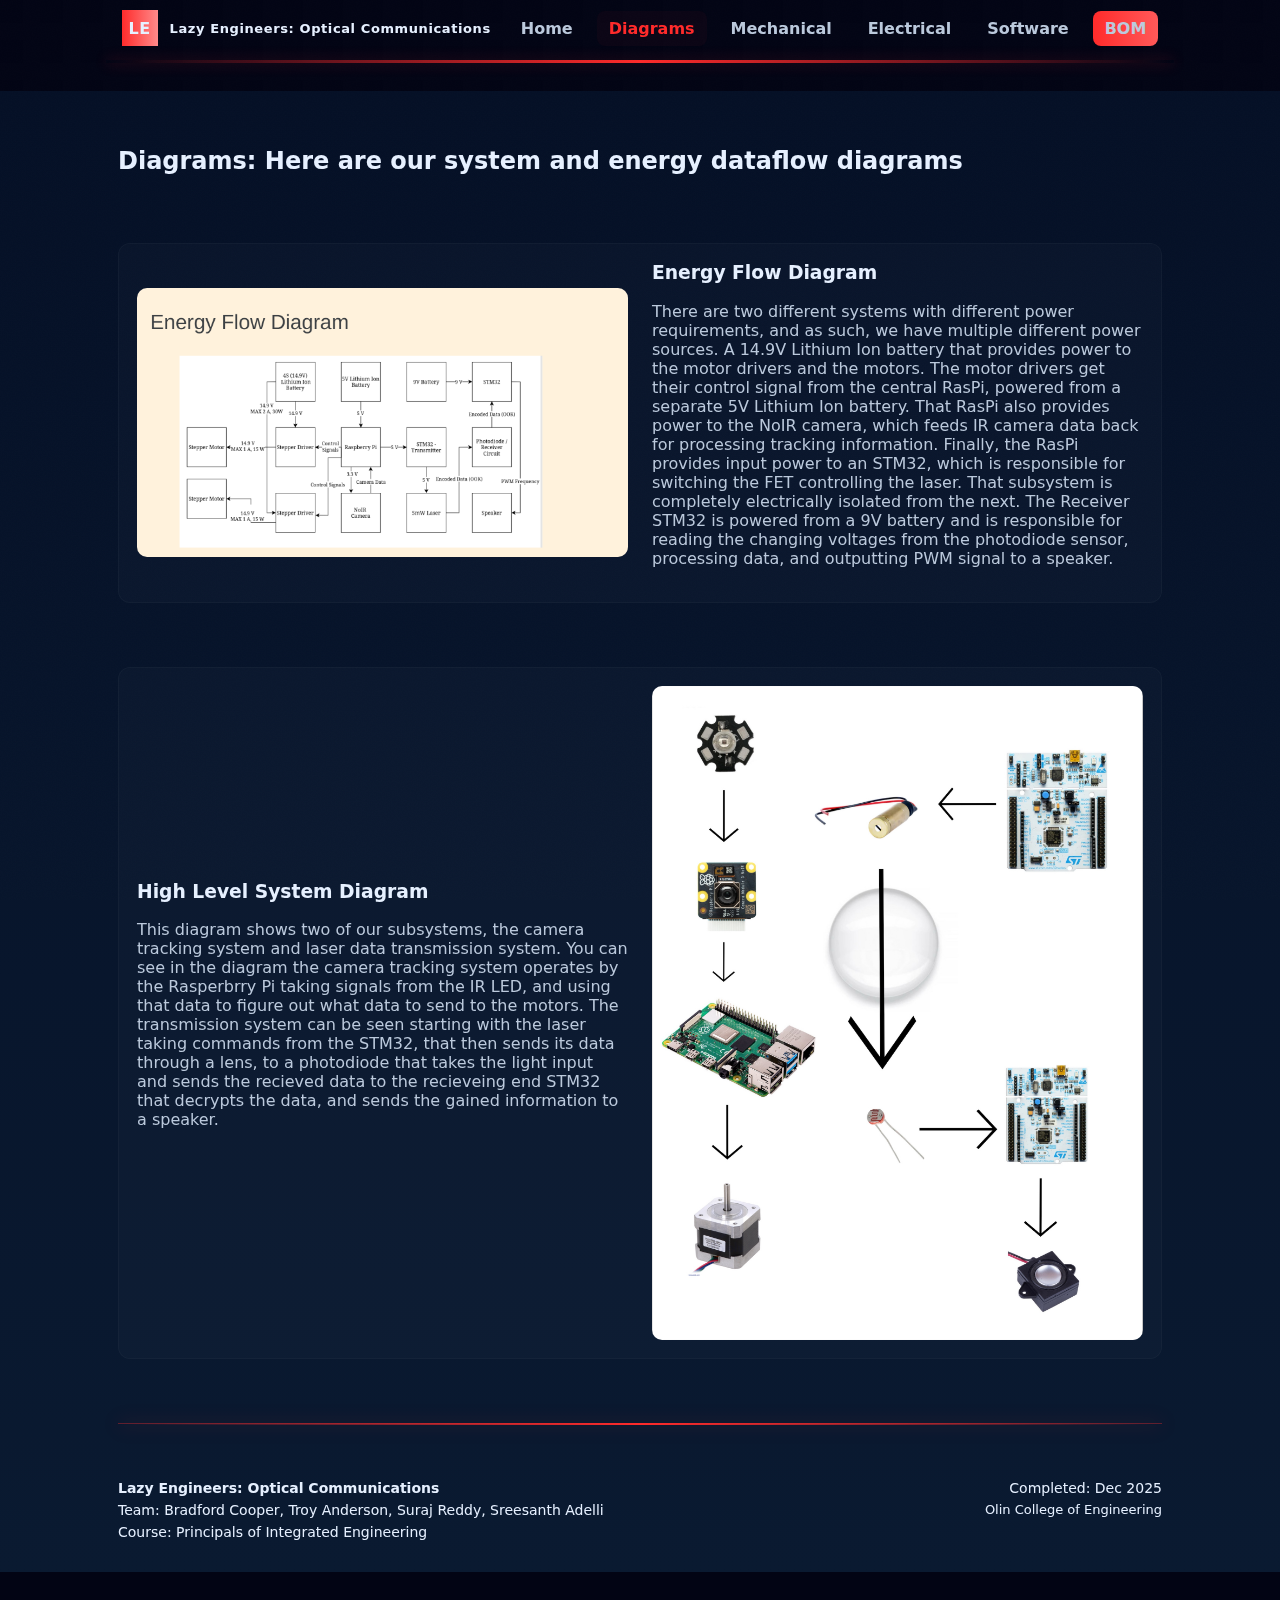
<file: diagrams.html>
<!doctype html>
<html lang="en">
<head>
  <meta charset="utf-8" />
  <meta name="viewport" content="width=device-width,initial-scale=1" />
  <title>Diagrams — Lazy Engineers: Optical Communications</title>
  <meta name="description" content="Diagrams for the LaserComms project." />
  <link rel="stylesheet" href="style.css">
  <style>
    /* Increase the font size of the Diagrams title */
    #diag-intro .section-title h2 { font-size: 1.5em; }
    /* Add extra spacing between diagram sections */
    .diagram-section { margin-bottom: 4rem; }
  </style>
</head>

<script>
/* Robust nav active highlighter — place this at the end of each page (before </body>) */
(function(){
  function normalizePageName(name){
    name = (name||'').toLowerCase().trim();
    // strip querystring
    name = name.split('?')[0].split('#')[0];
    if(name === '' || name === 'index.html') return 'main.html'; // change if your home file is different
    return name;
  }

  function setActiveNav(){
    const navLinks = document.querySelectorAll('.navlinks a');
    if(!navLinks.length) return;
    // current page file (e.g. 'main.html' or 'software.html')
    const rawPath = window.location.pathname.split('/').pop();
    const current = normalizePageName(rawPath);

    navLinks.forEach(link=>{
      const href = link.getAttribute('href') || '';
      // take last path segment, ignore anchors (#bom) and querystrings
      const linkFile = href.split('/').pop().split('#')[0].split('?')[0];
      const target = normalizePageName(linkFile);
      // handle links that are anchors to the current page like "#bom"
      if(href.startsWith('#')){
        // highlight if on the home/main page or same file with anchor
        if(current === normalizePageName(window.location.pathname.split('/').pop())) {
          // don't auto-activate anchor links unless desired — keep as non-active by default
          link.classList.remove('active');
          return;
        }
      }
      if(target === current){
        link.classList.add('active');
      } else {
        link.classList.remove('active');
      }
    });
  }

  if(document.readyState === 'loading'){
    document.addEventListener('DOMContentLoaded', setActiveNav);
  } else {
    setActiveNav();
  }
})();
</script>


<body>
  <div class="page-bg" aria-hidden="true"></div>
  <div class="noise" aria-hidden="true"></div>

  <!-- Navbar (same as main site) -->
  <nav id="topnav">
    <div class="navbar">
      <div class="brand">
        <div class="logo">LE</div>
        <div style="font-size:13px;color:var(--text)">Lazy Engineers: Optical Communications</div>
      </div>

      <div class="navlinks" role="navigation" aria-label="Main navigation">
        <a href="index.html">Home</a>
        <a href="diagrams.html" class="active">Diagrams</a>
        <a href="mechanical.html">Mechanical</a>
        <a href="electrical.html">Electrical</a>
        <a href="software.html">Software</a>
        <a href="main.html#bom" class="cta-btn">BOM</a>
      </div>
    </div>
    <div class="navbar-divider"></div>
  </nav>

  <main class="wrap">
    <div class="grad g2">
      <section id="diag-intro">
        <div class="section-title"><h2>Diagrams: Here are our system and energy dataflow diagrams</h2></div>
        <!-- <div class="panel placeholder">Here is our system and energy dataflow diagrams:</div> --> <!-- Uncomment if needed -->
      </section>

      <!-- Diagram row 1: image left, text right -->
      <section class="diagram-section panel" aria-labelledby="diag1-heading">
        <div style="display:grid;grid-template-columns:1fr 1fr;gap:24px;align-items:center;">
          <a href="assets/diag1.png" target="_blank" style="display:block;overflow:hidden;border-radius:10px;">
            <img src="assets/diag1.png" alt="System block diagram" style="width:100%;height:100%;object-fit:cover;display:block;transition:transform .25s,opacity .25s;">
          </a>
          <div>
            <h3 id="diag1-heading" style="margin-top:0;color:var(--text)">Energy Flow Diagram</h3>
            <p class="placeholder">There are two different systems with different power requirements, and as such, we have multiple different power sources. A 14.9V Lithium Ion battery that provides power to the motor drivers and the motors. The motor drivers get their control signal from the central RasPi, powered from a separate 5V Lithium Ion battery. That RasPi also provides power to the NoIR camera, which feeds IR camera data back for processing tracking information. Finally, the RasPi provides input power to an STM32, which is responsible for switching the FET controlling the laser. That subsystem is completely electrically isolated from the next. The Receiver STM32 is powered from a 9V battery and is responsible for reading the changing voltages from the photodiode sensor, processing data, and outputting PWM signal to a speaker. </p>
          </div>
        </div>
      </section>

      <!-- Diagram row 2: image right, text left (reverse) -->
      <section class="diagram-section panel" aria-labelledby="diag2-heading">
        <div style="display:grid;grid-template-columns:1fr 1fr;gap:24px;align-items:center;">
          <div>
            <h3 id="diag2-heading" style="margin-top:0;color:var(--text)">High Level System Diagram</h3>
            <p class="placeholder">This diagram shows two of our subsystems, the camera tracking system and laser data transmission system. You 
              can see in the diagram the camera tracking system operates by the Rasperbrry Pi taking signals from the IR LED, and using that data to 
              figure out what data to send to the motors. The transmission system can be seen starting with the laser taking commands from
              the STM32, that then sends its data through a lens, to a photodiode that takes the light input and sends the recieved data to the recieveing end STM32
              that decrypts the data, and sends the gained information to a speaker. 
            </p>
          </div>

          <a href="assets/diag2.png" target="_blank" style="display:block;overflow:hidden;border-radius:10px;justify-self:end;">
            <img src="assets/diag2.png" alt="High Level System Diagram" style="width:100%;height:100%;object-fit:cover;display:block;transition:transform .25s,opacity .25s;">
          </a>
        </div>
      </section>

      <!-- Footer follows immediately after last diagram -->
      <footer aria-label="Footer">
        <div style="display:flex;justify-content:space-between;flex-wrap:wrap;gap:16px;align-items:flex-start">
          <div>
            <div style="font-weight:600;color:var(--text)">Lazy Engineers: Optical Communications</div>
            <div style="margin-top:6px">Team: Bradford Cooper, Troy Anderson, Suraj Reddy, Sreesanth Adelli</div>
            <div style="margin-top:6px">Course: Principals of Integrated Engineering</div>
          </div>
          <div style="text-align:right">
            <div>Completed: Dec 2025</div>
            <div style="margin-top:6px;font-size:13px">Olin College of Engineering</div>
          </div>
        </div>
      </footer>
    </div>
  </main>

  <script>
    // simple hover affordance for diagram images
    document.querySelectorAll('a[href^="assets/diag"] img').forEach(img=>{
      img.parentElement.addEventListener('mouseenter', ()=>{ img.style.transform='scale(0.99)'; img.style.opacity='0.95'; });
      img.parentElement.addEventListener('mouseleave', ()=>{ img.style.transform='none'; img.style.opacity='1'; });
    });

    // keep nav highlight behavior for same-page anchors
    const links = Array.from(document.querySelectorAll('.navlinks a'));
    const sections = links.map(a=>document.querySelector(a.getAttribute('href'))).filter(Boolean);
    function updateActive(){
      let active = sections[0];
      for(const s of sections){
        const r = s.getBoundingClientRect();
        if(r.top <= 120) active = s;
      }
      links.forEach(a=>a.classList.toggle('active', document.querySelector(a.getAttribute('href')) === active));
    }
    window.addEventListener('scroll', updateActive, {passive:true});
    updateActive();
  </script>
</body>
</html>
</file>
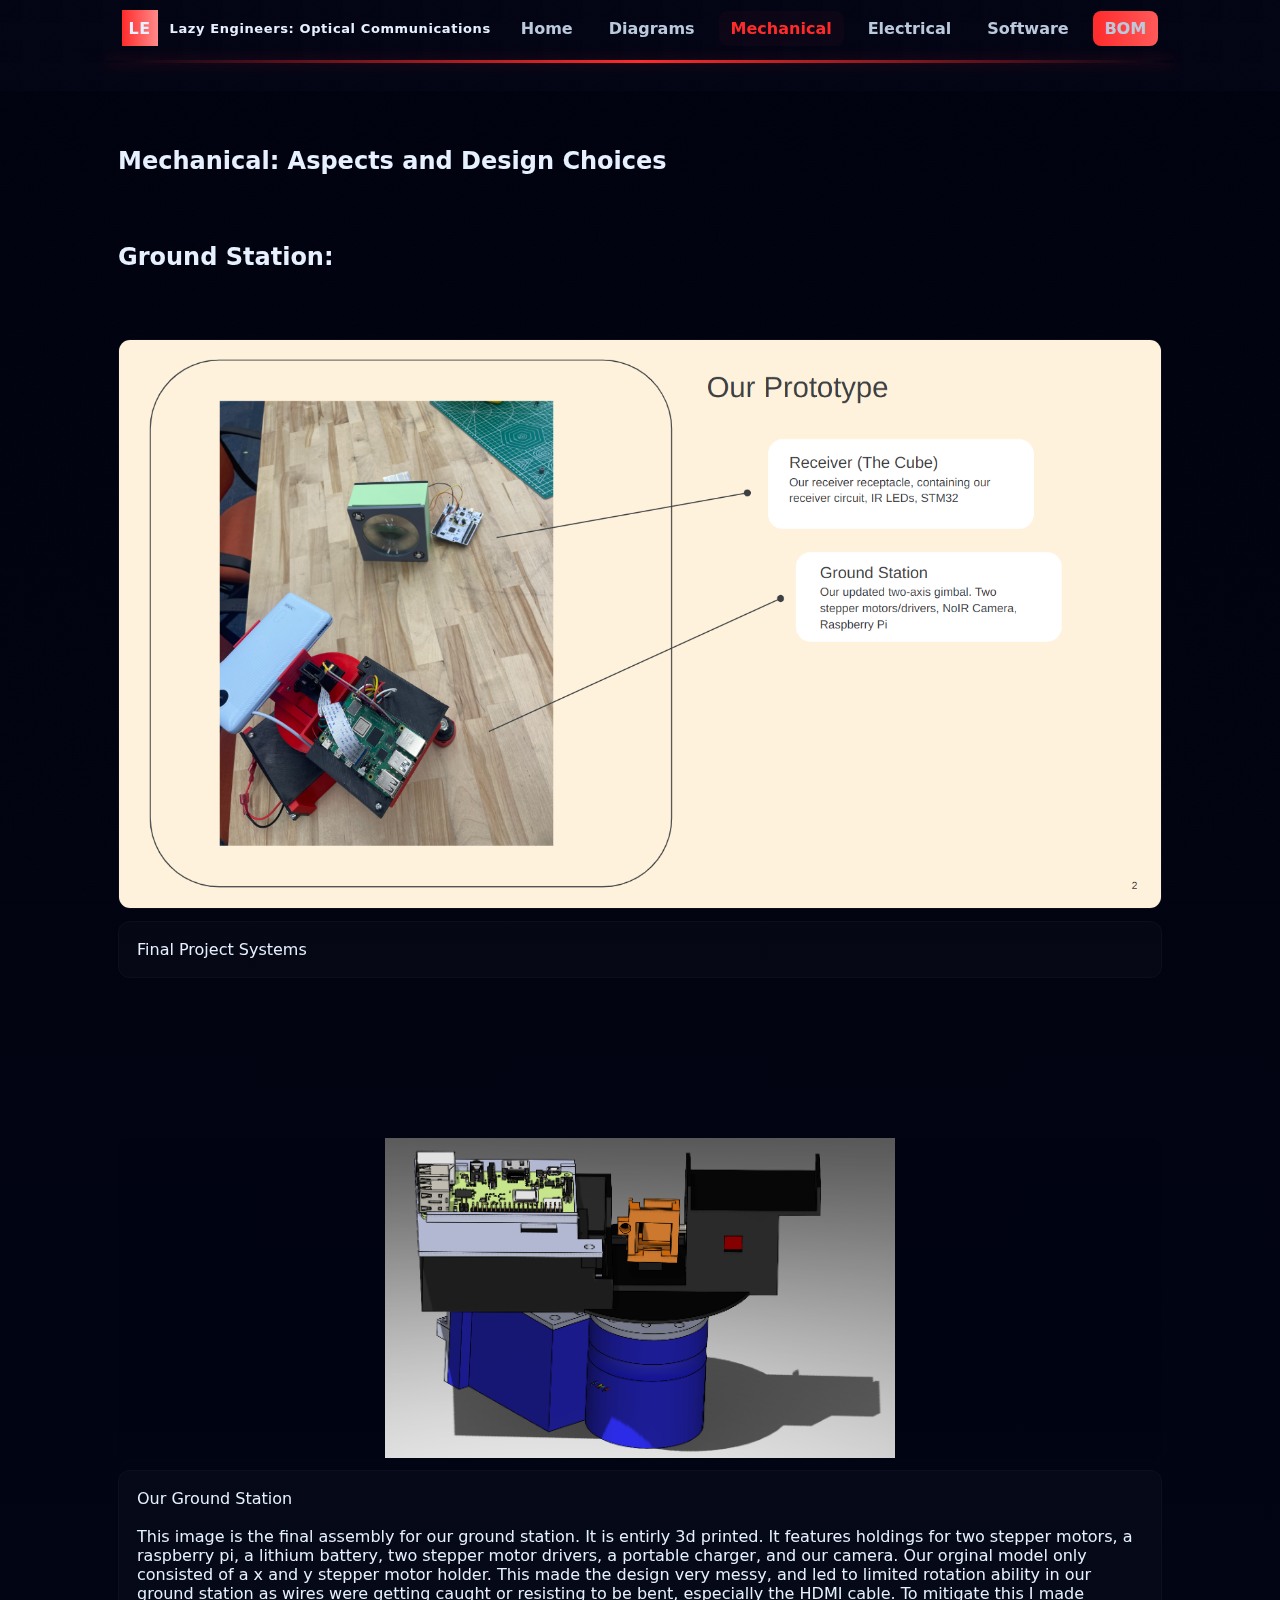
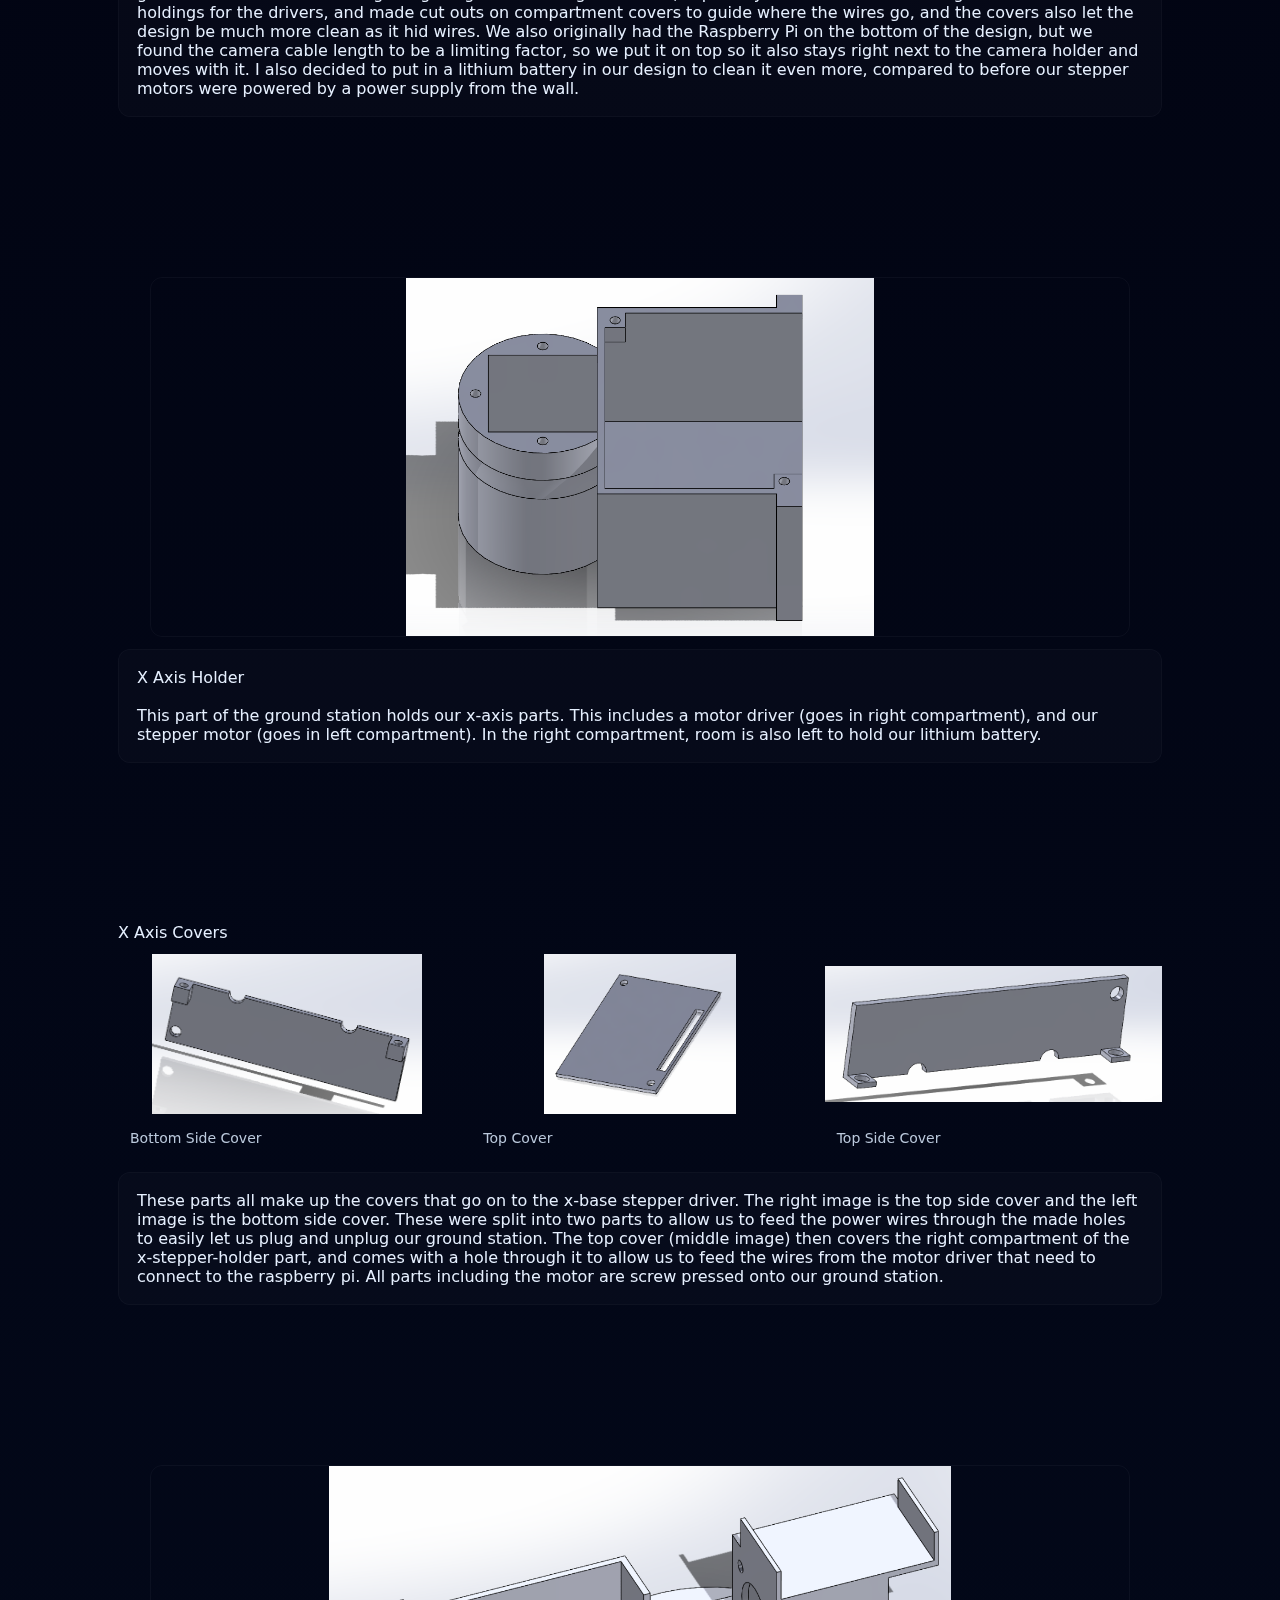
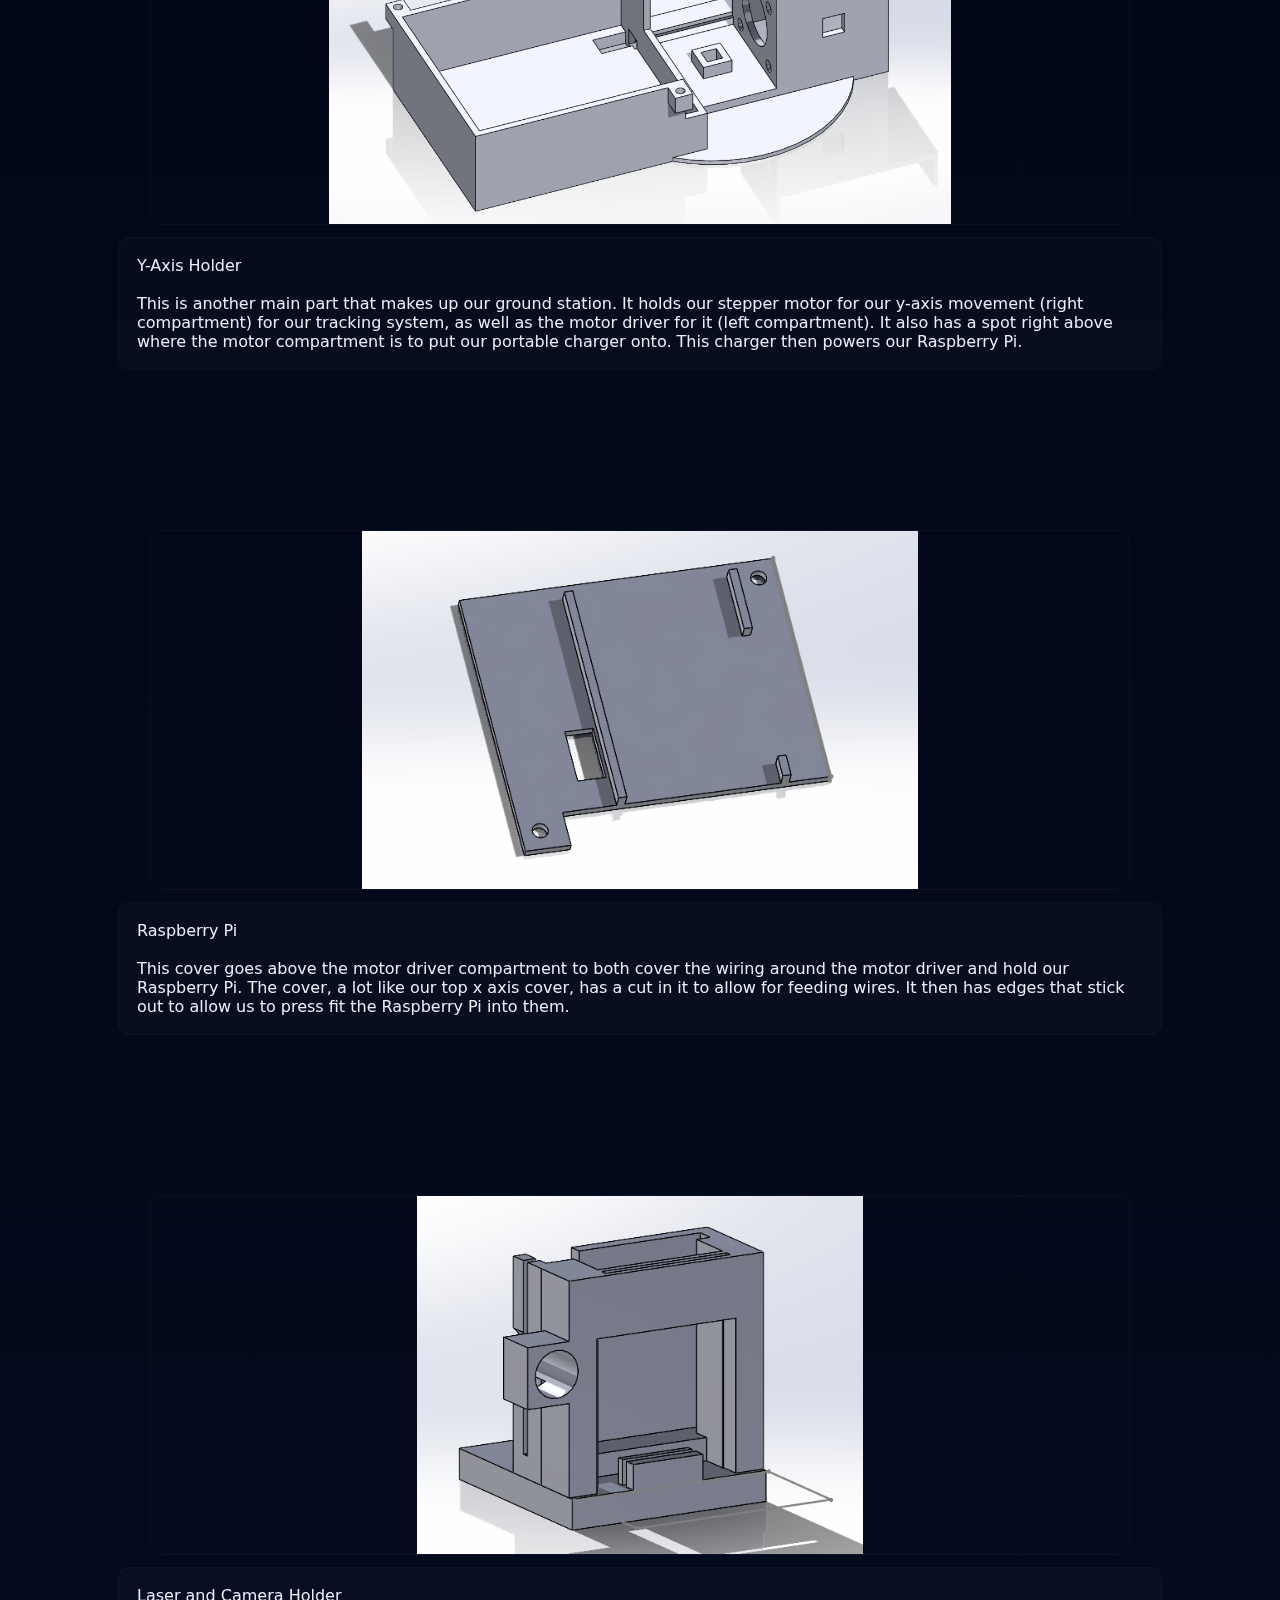
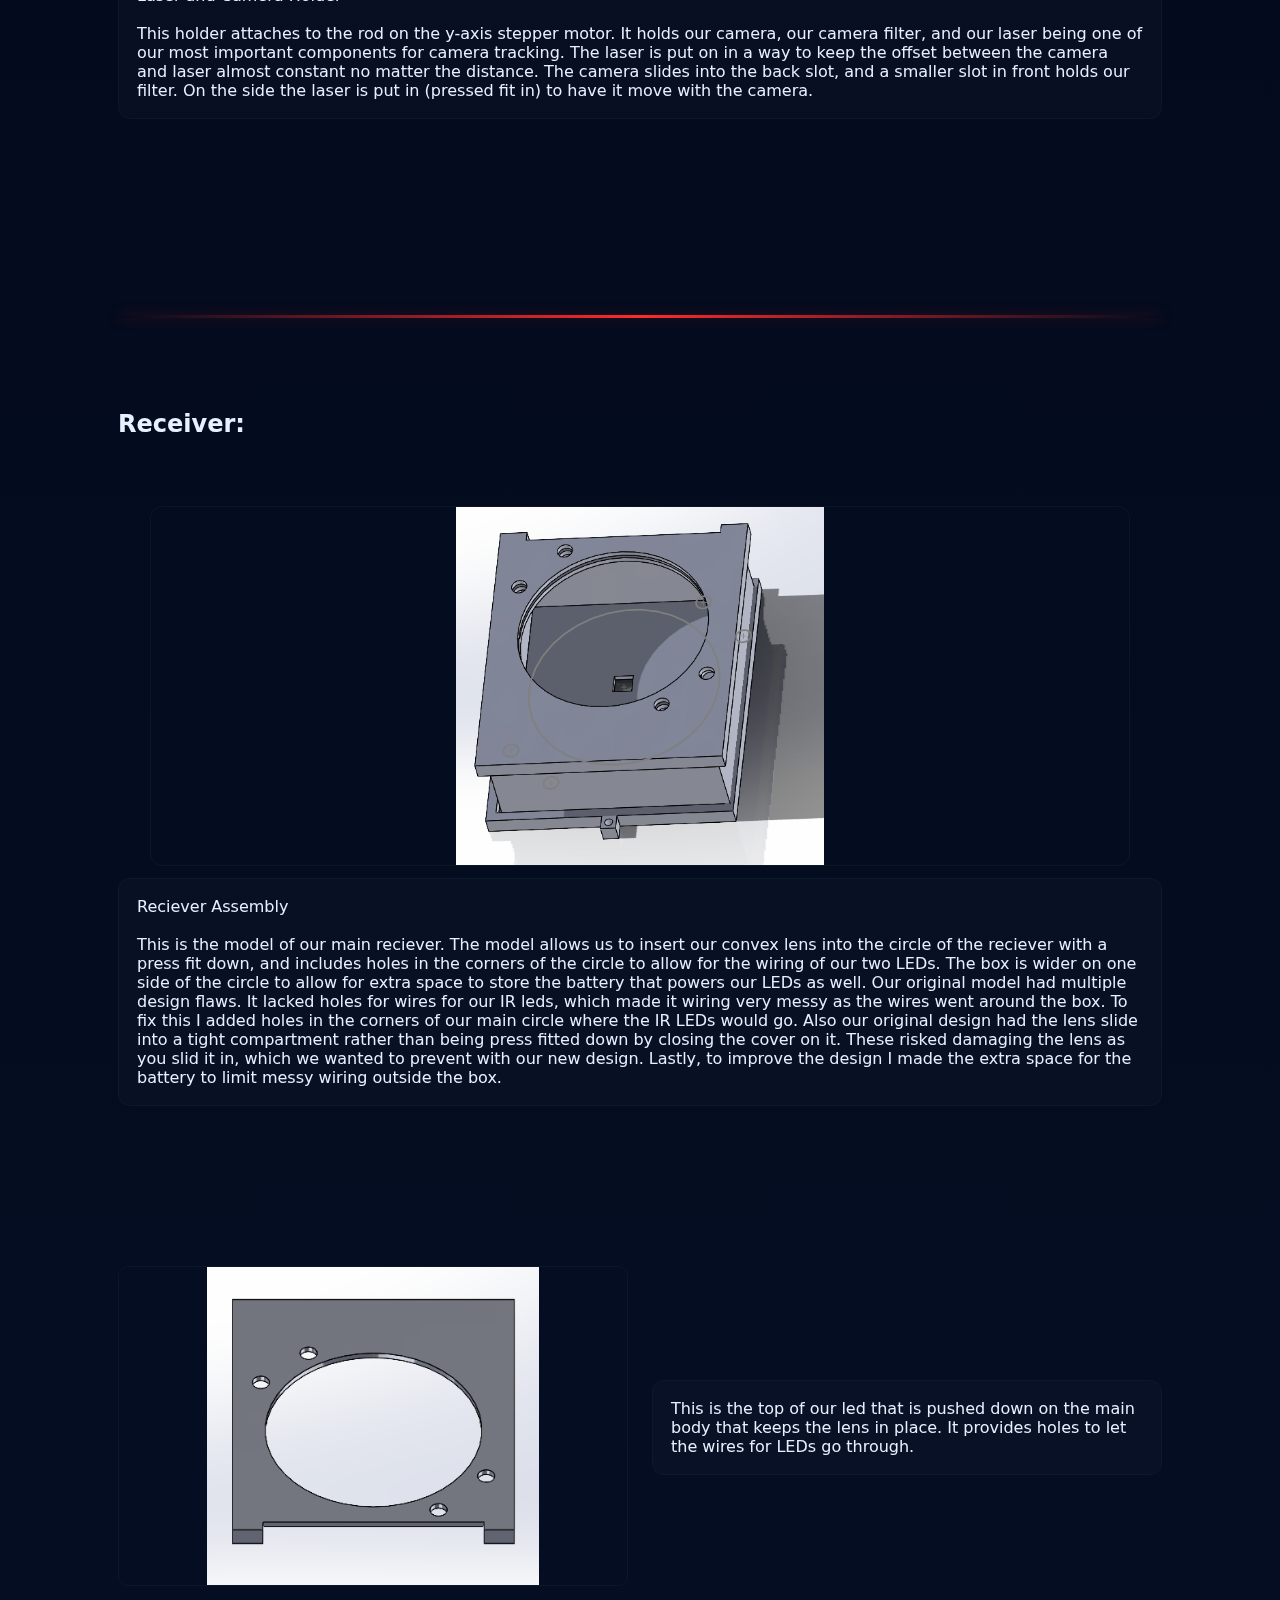
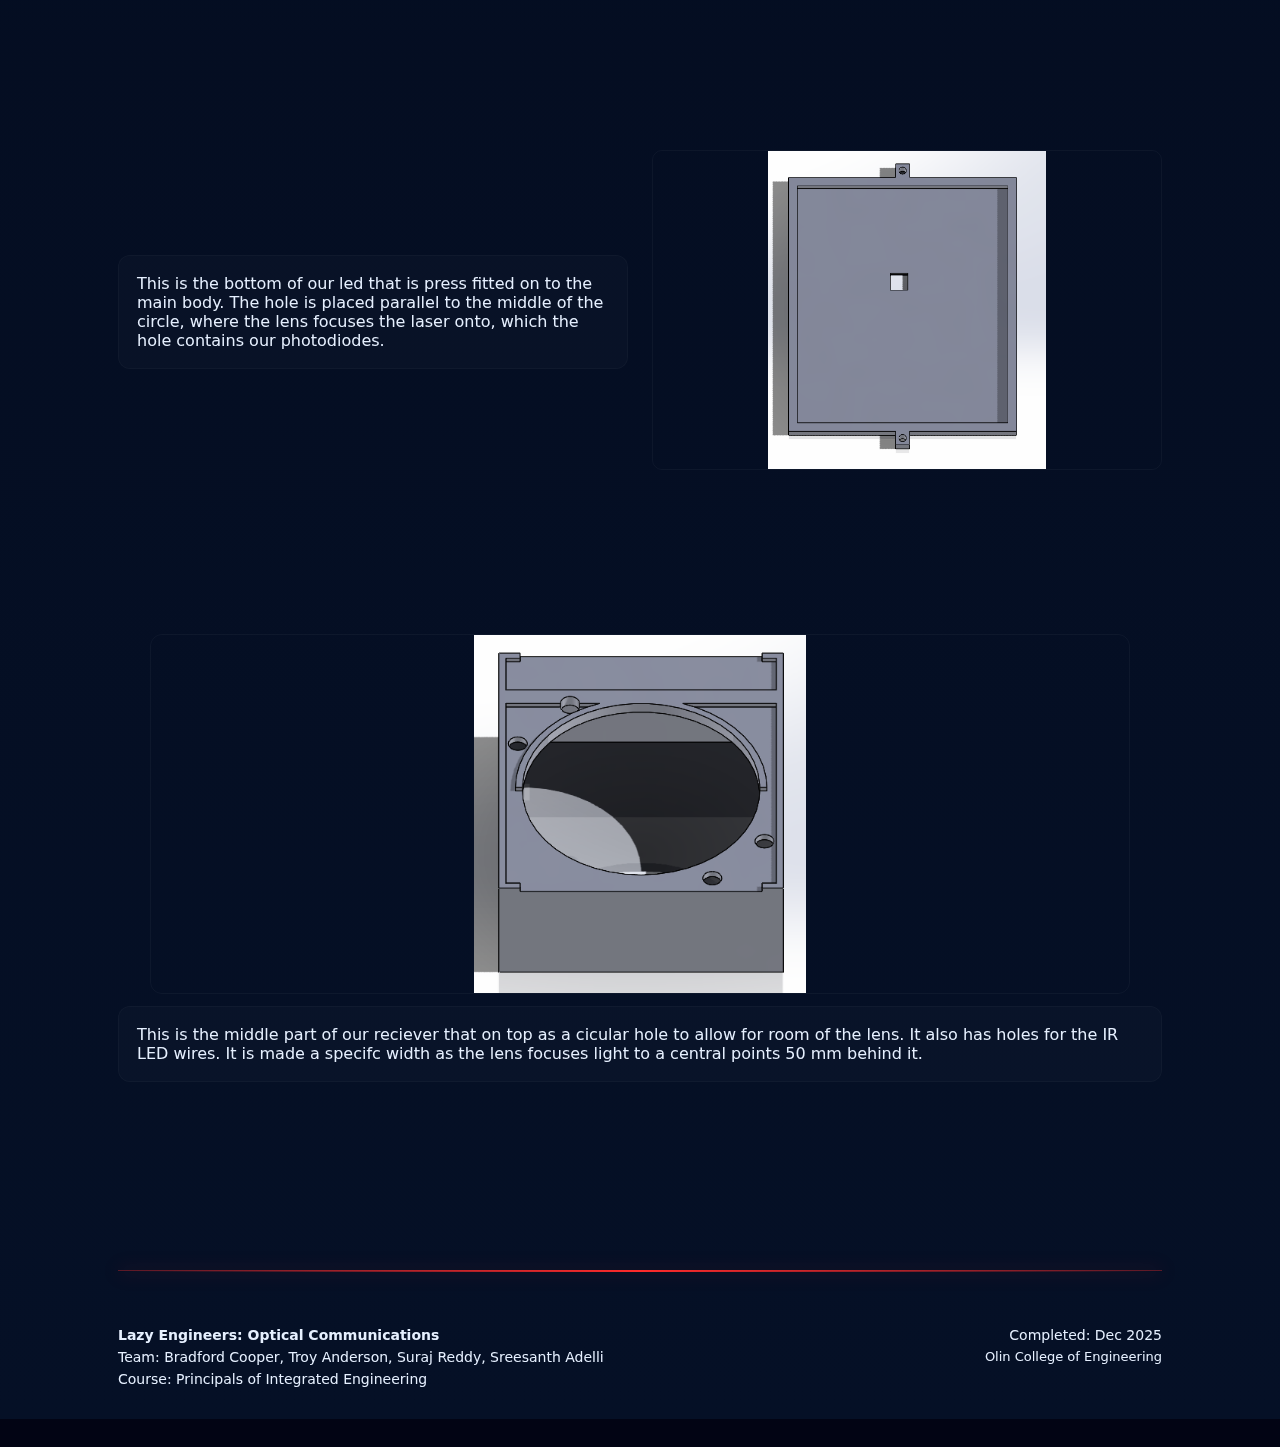
<file: mechanical.html>
<!doctype html>
<html lang="en">
<head>
  <meta charset="utf-8" />
  <meta name="viewport" content="width=device-width,initial-scale=1" />
  <title>Mechanical — Lazy Engineers: Optical Communications</title>
  <meta name="description" content="Mechanical design and ground station imagery." />
  <link rel="stylesheet" href="style.css">
  <style>
    /* Page-specific sizing & spacing */
    .section-title h2 { font-size: 1.5em; }
    .hero-large { max-width:1100; height:580; object-fit:contain; display:block; border-radius:12px; overflow:hidden; border:1px solid rgba(255,255,255,0.04); }
    .large-media { width:100%; max-width:980px; height:360px; object-fit:contain; border-radius:12px; overflow:hidden; border:1px solid rgba(255,255,255,0.04); }
    .three-grid { display:grid; grid-template-columns:repeat(3,1fr); gap:16px; align-items:start; }
    .three-grid img{width:100%;height:160px;object-fit:contain;border-radius:10px}
    .spacer-vertical{margin-bottom:3rem}
    .paired-row{display:grid;grid-template-columns:1fr 1fr;gap:24px;align-items:center}
    .paired-row.reverse{grid-template-columns:1fr 1fr;}
    .section-divider{height:3px;margin:36px 0;background:linear-gradient(90deg,transparent,var(--accent),transparent);box-shadow:0 0 14px rgba(255,43,43,0.28)}

    @media (max-width:880px){
      .paired-row, .three-grid { grid-template-columns:1fr; }
      .three-grid img{height:200px}
      .hero-large{height:320px}
      .large-media{height:260px}
    }
  </style>
</head>

<script>
/* Robust nav active highlighter — place this at the end of each page (before </body>) */
(function(){
  function normalizePageName(name){
    name = (name||'').toLowerCase().trim();
    // strip querystring
    name = name.split('?')[0].split('#')[0];
    if(name === '' || name === 'index.html') return 'main.html'; // change if your home file is different
    return name;
  }

  function setActiveNav(){
    const navLinks = document.querySelectorAll('.navlinks a');
    if(!navLinks.length) return;
    // current page file (e.g. 'main.html' or 'software.html')
    const rawPath = window.location.pathname.split('/').pop();
    const current = normalizePageName(rawPath);

    navLinks.forEach(link=>{
      const href = link.getAttribute('href') || '';
      // take last path segment, ignore anchors (#bom) and querystrings
      const linkFile = href.split('/').pop().split('#')[0].split('?')[0];
      const target = normalizePageName(linkFile);
      // handle links that are anchors to the current page like "#bom"
      if(href.startsWith('#')){
        // highlight if on the home/main page or same file with anchor
        if(current === normalizePageName(window.location.pathname.split('/').pop())) {
          // don't auto-activate anchor links unless desired — keep as non-active by default
          link.classList.remove('active');
          return;
        }
      }
      if(target === current){
        link.classList.add('active');
      } else {
        link.classList.remove('active');
      }
    });
  }

  if(document.readyState === 'loading'){
    document.addEventListener('DOMContentLoaded', setActiveNav);
  } else {
    setActiveNav();
  }
})();
</script>


<body>
  <div class="page-bg" aria-hidden="true"></div>
  <div class="noise" aria-hidden="true"></div>

  <nav id="topnav">
    <div class="navbar">
      <div class="brand">
        <div class="logo">LE</div>
        <div style="font-size:13px;color:var(--text)">Lazy Engineers: Optical Communications</div>
      </div>

      <div class="navlinks" role="navigation" aria-label="Main navigation">
        <a href="index.html">Home</a>
        <a href="diagrams.html">Diagrams</a>
        <a href="mechanical.html" class="active">Mechanical</a>
        <a href="electrical.html">Electrical</a>
        <a href="software.html">Software</a>
        <a href="main.html#bom" class="cta-btn">BOM</a>
      </div>
    </div>
    <div class="navbar-divider"></div>
  </nav>

  <main class="wrap">
    <div class="grad g1">

      <!-- Title -->
      <section>
        <div class="section-title"><h2>Mechanical: Aspects and Design Choices</h2></div>
      </section>

      <div class="section-title"><h2>Ground Station:</h2></div>

      <section class="spacer-vertical">
        <div style="display:flex;justify-content:center;"> 
          <img src="assets/reciever_and_transmitter.png" alt="Mechanical ground station assembly" class="hero-large">
        </div>
        <div style="margin-top:12px" class="panel">Final Project Systems </div>
      </section>


      <!-- Hero shot of ground station assembly -->
      <section class="spacer-vertical">
        <div class="image-wrap">
          <img src="assets/ground_station_assem.png" alt="Power regulation and distribution" class="image-slot contain">
        </div>
        <div style="margin-top:12px" class="panel">Our Ground Station <br> <br>This image is the final assembly for our ground station. It is entirly 3d printed. It features holdings for 
        two stepper motors, a raspberry pi, a lithium battery, two stepper motor drivers, a portable charger, and our camera.
        Our orginal model only consisted of a x and y stepper motor holder. This made the design very messy, and led to limited
        rotation ability in our ground station as wires were getting caught or resisting to be bent, especially the HDMI cable.
        To mitigate this I made holdings for the drivers, and made cut outs on compartment covers to guide where the wires go, and the covers also 
        let the design be much more clean as it hid wires. We also originally had the Raspberry Pi on the bottom of the design,
        but we found the camera cable length to be a limiting factor, so we put it on top so it also stays right next to the camera 
        holder and moves with it. I also decided to put in a lithium battery in our design to clean it even more, compared to before
        our stepper motors were powered by a power supply from the wall. </div>
      </section>

      <!-- Large central image and text -->
      <section class="spacer-vertical">
        <div style="display:flex;justify-content:center;">
          <img src="assets/x_stepper_holder.png" alt="Ground station section" class="large-media contain">
        </div>
        <div style="margin-top:12px" class="panel">X Axis Holder <br> <br>This part of the ground station holds our x-axis parts. This includes a motor driver (goes in right compartment), and our stepper motor
        (goes in left compartment). In the right compartment, room is also left to hold our lithium battery. </div>
      </section>

      <!-- Three images side-by-side -->
      <section class="spacer-vertical">
        <div class="section-title">X Axis Covers</div>
        <div class="three-grid">
          <div>
            <img src="assets/bottom_side_cover.png" alt="Part 1">
            <div class="design-text">Bottom Side Cover</div>
          </div>
          <div>
            <img src="assets/driver_cover.png" alt="Part 2">
            <div class="design-text">Top Cover</div>
          </div>
          <div>
            <img src="assets/top_side_cover.png" alt="Part 3">
            <div class="design-text">Top Side Cover</div>
          </div>
        </div>

        <div style="margin-top:14px" class="panel">These parts all make up the
           covers that go on to the x-base stepper driver. The right image is the top 
           side cover and the left image is the bottom side cover. These were split 
           into two parts to allow us to feed the power wires through the 
        made holes to easily let us plug and unplug our ground station. The top cover (middle image) 
        then covers the right compartment of the x-stepper-holder part, and comes with a hole 
        through it to allow us to feed the wires from the motor driver that need to connect to 
        the raspberry pi. All parts including the motor are 
        screw pressed onto our ground station.</div>
      </section>

      <!-- Another large central image & text -->
      <section class="spacer-vertical">
        <div style="display:flex;justify-content:center;">
          <img src="assets/y_axis_stepper_holder.png" alt="y axis" class="large-media">
        </div>
        <div style="margin-top:12px" class="panel">Y-Axis Holder <br> <br> This is another main part that makes up our ground station. It holds our stepper motor for our y-axis movement (right compartment) for our tracking
        system, as well as the motor driver for it (left compartment). It also has a spot right above where the motor compartment is to put our portable charger onto.
        This charger then powers our Raspberry Pi. </div>
      </section>

         <!-- Another large central image & text -->
      <section class="spacer-vertical">
        <div style="display:flex;justify-content:center;">
          <img src="assets/rasp_pi_cover.png" alt="y axis" class="large-media">
        </div>
        <div style="margin-top:12px" class="panel">Raspberry Pi <br> <br>This cover goes above the motor driver compartment to both cover the wiring around the motor driver and hold our
        Raspberry Pi. The cover, a lot like our top x axis cover, has a cut in it to allow for feeding wires. It then has edges that
        stick out to allow us to press fit the Raspberry Pi into them.</div>
      </section>

      
         <!-- Another large central image & text -->
      <section class="spacer-vertical">
        <div style="display:flex;justify-content:center;">
          <img src="assets/camera_holder.png" alt="y axis" class="large-media">
        </div>
        <div style="margin-top:12px" class="panel">Laser and Camera Holder <br> <br>This holder attaches to the rod on the y-axis stepper motor. It holds our camera, our camera filter, and our laser
        being one of our most important components for camera tracking. The laser is put on in a way to keep the offset between
        the camera and laser almost constant no matter the distance. The camera slides into the back slot, and a smaller slot in front
        holds our filter. On the side the laser is put in (pressed fit in) to have it move with the camera.</div>
      </section>

      <!-- Laser red divider to mark end of ground station -->
      <section>
        <div class="section-divider" aria-hidden="true"></div>
      </section>

        <div class="section-title"><h2>Receiver:</h2></div>


        <section class="spacer-vertical">
        <div style="display:flex;justify-content:center;">
          <img src="assets/reciever_assem.png" alt="y axis" class="large-media">
        </div>
        <div style="margin-top:12px" class="panel">Reciever Assembly <br> <br>This is the model of our main reciever. The model allows us to insert our convex lens into the circle of the reciever
        with a press fit down, and includes holes in the corners of the circle to allow for the wiring of our two LEDs. The box is 
        wider on one side of the circle to allow for extra space to store the battery that powers our LEDs as well. Our original model 
        had multiple design flaws. It lacked holes for wires for our IR leds, which made it wiring very messy as the wires went around the box. 
        To fix this I added holes in the corners of our main circle where the IR LEDs would go. Also our original design had the lens
        slide into a tight compartment rather than being press fitted down by closing the cover on it. These risked damaging the lens
        as you slid it in, which we wanted to prevent with our new design. Lastly, to improve the design I made the extra space for the battery
        to limit messy wiring outside the box. </div>
      </section>


      <!-- Extra components: two paired sections -->
      <section class="spacer-vertical">
        <div class="paired-row">
          <div style="max-width:560px">
            <img src="assets/reciever_top.png" alt="Extra component A" style="width:100%;height:320px;object-fit:contain;border-radius:10px;border:1px solid rgba(255,255,255,0.04)">
          </div>
          <div class="panel">This is the top of our led that is pushed down on the main body that keeps the lens in place. It provides holes to 
        let the wires for LEDs go through. </div>
        </div>
      </section>

      <section class="spacer-vertical">
        <div class="paired-row" style="align-items:center;">
          <div class="panel">This is the bottom of our led that is press fitted on to the main body. The hole is placed parallel to the 
        middle of the circle, where the lens focuses the laser onto, which the hole contains our photodiodes.</div>
          <div style="max-width:560px">
            <img src="assets/reciever_bottom.png" alt="Extra component B" style="width:100%;height:320px;object-fit:contain;border-radius:10px;border:1px solid rgba(255,255,255,0.04)">
          </div>
        </div>
      </section>

      <!-- One more less-than-hero image with text -->
      <section class="spacer-vertical">
        <div style="display:flex;justify-content:center;">
          <img src="assets/reciever_middle.png" alt="Small feature" class="large-media">
        </div>
        <div style="margin-top:12px" class="panel">This is the middle part of our reciever that on top as a cicular hole to allow for room of the lens. It also has holes
        for the IR LED wires. It is made a specifc width as the lens focuses light to a central points 50 mm behind it.</div>
      </section>

     
      </section>

      <!-- ensure footer follows immediately and has breathing room -->
      <section style="padding-bottom:28px"></section>

      <footer aria-label="Footer">
        <div style="display:flex;justify-content:space-between;flex-wrap:wrap;gap:16px;align-items:flex-start">
          <div>
            <div style="font-weight:600;color:var(--text)">Lazy Engineers: Optical Communications</div>
            <div style="margin-top:6px">Team: Bradford Cooper, Troy Anderson, Suraj Reddy, Sreesanth Adelli</div>
            <div style="margin-top:6px">Course: Principals of Integrated Engineering</div>
          </div>
          <div style="text-align:right">
            <div>Completed: Dec 2025</div>
            <div style="margin-top:6px;font-size:13px">Olin College of Engineering</div>
          </div>
        </div>
      </footer>

    </div>
  </main>

  <script>
    // image hover affordances
    document.querySelectorAll('img').forEach(img=>{
      const p = img.parentElement;
      p?.addEventListener('mouseenter', ()=>{ img.style.transform='scale(0.995)'; img.style.opacity='0.96'; });
      p?.addEventListener('mouseleave', ()=>{ img.style.transform='none'; img.style.opacity='1'; });
    });

    // keep nav highlight behavior
    const links = Array.from(document.querySelectorAll('.navlinks a'));
    const sections = links.map(a=>document.querySelector(a.getAttribute('href'))).filter(Boolean);
    function updateActive(){
      let active = sections[0];
      for(const s of sections){
        const r = s.getBoundingClientRect();
        if(r.top <= 120) active = s;
      }
      links.forEach(a=>a.classList.toggle('active', document.querySelector(a.getAttribute('href')) === active));
    }
    window.addEventListener('scroll', updateActive, {passive:true});
    updateActive();
  </script>
</body>
</html>
</file>
<file: style.css>
:root{
  --bg-0: #020414;
  --bg-1: #051026;
  --bg-2: #07132a;
  --bg-3: #0a1a31;
  --bg-4: #0c2138;
  --bg-5: #0f2740;
  --panel: rgba(255,255,255,0.02);
  --accent: #ff2b2b;
  --muted:#bbc9dc;
  --text: #e6f0ff;
  --max-w:1100px;
  font-family: Inter, ui-sans-serif, system-ui, -apple-system, "Segoe UI", Roboto, "Helvetica Neue", Arial;
  color: var(--text);
}

*{box-sizing:border-box}
html,body{height:100%;margin:0;padding:0;background:var(--bg-0);scroll-behavior:smooth;display:flex;flex-direction:column;min-height:100vh;}
main{flex:1 0 auto;}
a{color:inherit;text-decoration:none}
.wrap{max-width:var(--max-w);margin:0 auto;padding:28px}

.page-bg{position:fixed;inset:0;pointer-events:none;z-index:0;opacity:0.06;background-image:linear-gradient(transparent 23px, rgba(255,255,255,0.02) 24px),linear-gradient(90deg, transparent 23px, rgba(255,255,255,0.02) 24px);background-size:40px 40px;mix-blend-mode:screen}
.noise{position:fixed;inset:0;pointer-events:none;z-index:1;opacity:0.04;background-image:url('data:image/svg+xml;utf8,<svg xmlns="http://www.w3.org/2000/svg" width="120" height="120"><filter id="n"><feTurbulence type="fractalNoise" baseFrequency="0.8" numOctaves="4" stitchTiles="stitch"/></filter><rect width="120" height="120" filter="url(%23n)" opacity="0.4"/></svg>');}

nav{position:static;margin:0 auto 0;z-index:60}
.navbar{display:flex;align-items:center;gap:18px;background:transparent;padding:10px 16px;flex-wrap:wrap;}
.brand{font-weight:700;letter-spacing:0.6px;display:flex;align-items:center;gap:12px}
.brand .logo{width:36px;height:36px;border-radius:0;background:linear-gradient(90deg,var(--accent),#ff8a8a);box-shadow:none;display:flex;align-items:center;justify-content:center;font-weight:800;color:var(--text)}
.navlinks{margin-left:auto;display:flex;gap:12px;align-items:center;flex-wrap:wrap}
.navlinks a{padding:8px 12px;border-radius:8px;font-weight:600;color:var(--muted);position:relative}
.navlinks a::after{content:"";position:absolute;left:10%;right:10%;bottom:-6px;height:2px;background:linear-gradient(90deg,transparent,var(--accent),transparent);opacity:0;transition:opacity .25s}
.navlinks a:hover::after{opacity:1}
.navlinks a:hover{color: var(--accent);background: rgba(255,43,43,0.04);}
.navlinks a.active{color: var(--accent);background: rgba(255,43,43,0.04);}
.cta-btn{background:linear-gradient(90deg,var(--accent),#ff5959);padding:8px 14px;border-radius:10px;color:white;font-weight:700}
.navbar-divider{content:"";display:block;height:3px;width:100%;margin-top:4px;background:linear-gradient(90deg,transparent,var(--accent),transparent);box-shadow:0 0 14px rgba(255,43,43,0.3)}

header.hero{padding:48px 0 36px;position:relative;z-index:2;display:flex;align-items:center;justify-content:center;background:linear-gradient(180deg,#01020f 0%, transparent 100%);}
.hero-media{width:100%;max-width:980px;border-radius:12px;overflow:hidden;border:1px solid rgba(255,255,255,0.04)}
.hero-media img, .hero-media video{display:block;width:100%;height:480px;object-fit:cover}
.hero-caption{padding:12px 16px;color:var(--muted);font-weight:600;background:rgba(0,0,0,0.18)}

section{padding:56px 0;position:relative;z-index:2;background:transparent;margin-bottom:0;}
.grad{position:relative;margin-left:calc(50% - 50vw);margin-right:calc(50% - 50vw);padding-left:calc(50vw - 50%);padding-right:calc(50vw - 50%) }
.g1{background:linear-gradient(180deg,#01020f 0%, var(--bg-1) 100%)}
.g2{background:linear-gradient(180deg,var(--bg-1) 0%, var(--bg-3) 100%)}
.g3{background:linear-gradient(180deg,var(--bg-3) 0%, var(--bg-5) 100%)}
.grad > *{position:relative;z-index:2}
.section-title{margin-bottom:12px}
.section-title h2{margin:0;color:var(--text)}
.panel{padding:18px;border-radius:12px;border:1px solid rgba(255,255,255,0.03);background:var(--panel);color:var(--text)}
.placeholder{color:var(--muted)}
.cards{display:grid;grid-template-columns:repeat(auto-fit,minmax(200px,1fr));gap:18px}
.design-grid{grid-template-columns:repeat(3,1fr)}
.design-card{display:block;border-radius:12px;overflow:hidden;border:1px solid rgba(255,255,255,0.05);background:var(--panel);transition:transform .25s,opacity .25s, box-shadow .25s;cursor:pointer;position:relative;color:var(--text)}
.design-card::after{content:"";position:absolute;left:8%;right:8%;bottom:-6px;height:8px;background:linear-gradient(90deg,transparent,var(--accent),transparent);opacity:0;filter:blur(10px);transition:opacity .25s}
.design-card img{width:100%;height:180px;object-fit:cover;display:block}
.design-card:hover{transform:scale(0.97);opacity:0.85;box-shadow:0 8px 24px rgba(255,43,43,0.18)}
.design-card:hover::after{opacity:1}
.design-text{padding:12px;color:var(--muted);font-size:14px}
footer{flex-shrink:0;padding:56px 0 32px;margin-top:0;color:var(--text);font-size:14px;border-top:1px solid rgba(255,43,43,0.35);position:relative}
footer::before{content:"";position:absolute;top:-1px;left:0;right:0;height:2px;background:linear-gradient(90deg,transparent, var(--accent), transparent);box-shadow:0 0 18px rgba(255,43,43,0.35);}
@media (max-width:880px){.navlinks{display:none}.hero-media img, .hero-media video{height:320px}}
/* Generic image slot used across your pages */
.image-slot {
  width: 100%;
  height: 320px;            /* tweak for your design */
  display: block;
  object-fit: cover;        /* <-- picks up cropping behavior (cover vs contain) */
  object-position: center;  /* change to 'top' or '20% 10%' to adjust focal point */
  border-radius: 10px;
  overflow: hidden;
  transition: transform .22s ease;
}

/* If you want a fixed aspect-ratio instead of fixed height (modern browsers) */
.image-slot.aspect-16-9 {
  aspect-ratio: 16 / 9;     /* keeps box proportional; no explicit height needed */
  height: auto;
  object-fit: cover;
}

/* For diagrams where you must show entire image (no cropping): */
.image-slot.contain {
  object-fit: contain;
  background: rgba(0,0,0,0.03);  /* letterbox background */
}

/* background-image pattern (useful for perfect fill + overlay text) */
.image-bg {
  width:100%;
  height:320px;
  border-radius:10px;
  background-size: cover;        /* fills, cropping as needed */
  background-position: center;
  background-repeat: no-repeat;
}

/* small responsive tweaks */
@media (max-width:880px){
  .image-slot { height:220px; }
  .image-bg { height:220px; }
}


.video-frame {
  width: 100%;
  max-width: 980px;
  aspect-ratio: 16 / 9;   /* lock shape */
  margin: 0 auto;
  border-radius: 12px;
  overflow: hidden;
  border: 1px solid rgba(255,255,255,0.04);
  background: #000;      /* prevents flash */
}

.video-frame video {
  width: 100%;
  height: 100%;
  object-fit: cover;     /* or contain if preferred */
  display: block;
}
</file>
